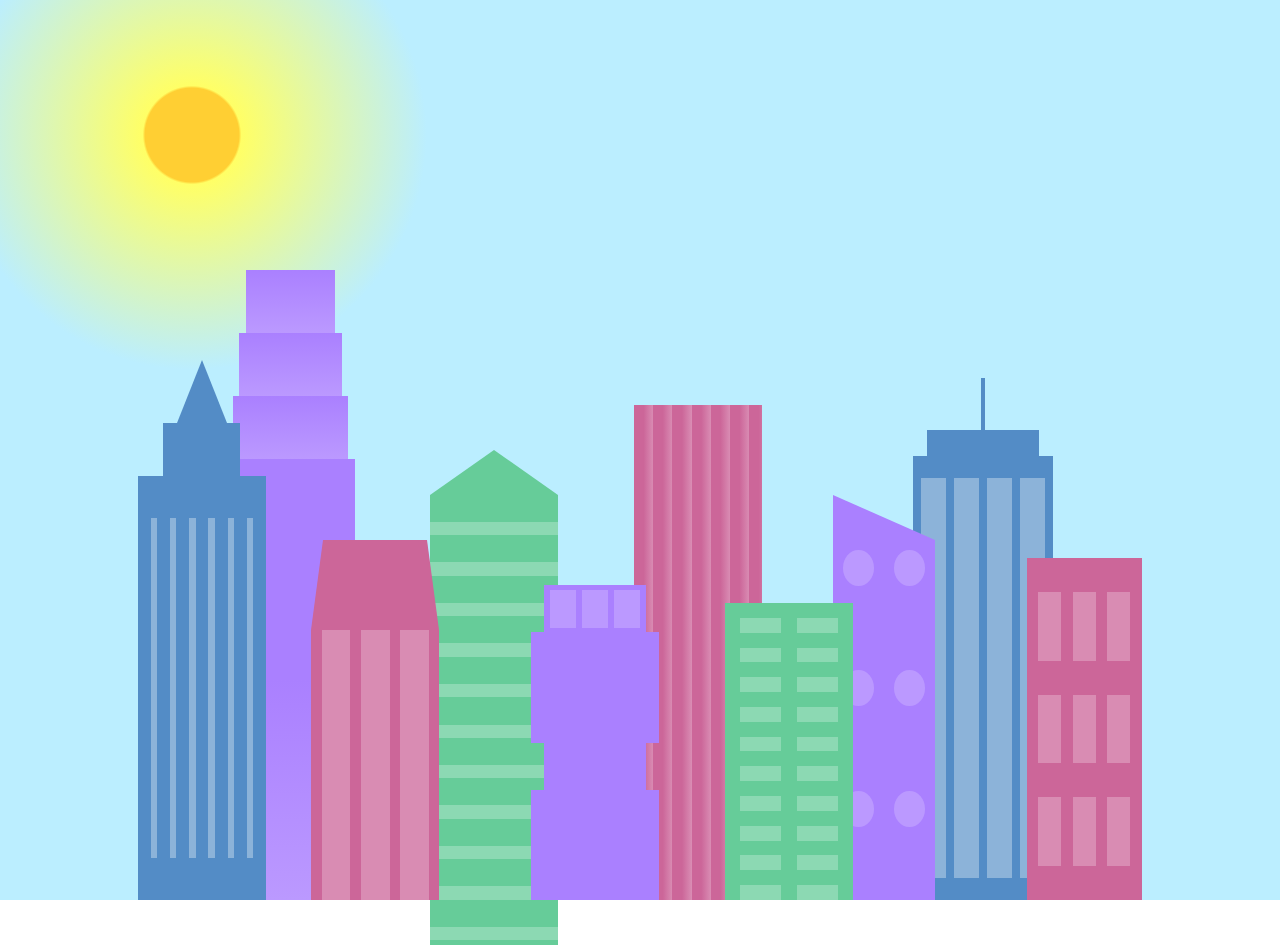
<file: city-skyline/index.html>
<!DOCTYPE html>
<html lang="en">    
  <head>
    <meta charset="UTF-8">
    <title>City Skyline</title>
    <link href="styles.css" rel="stylesheet" />   
  </head>

  <body>
    <div class="background-buildings sky">
      <div></div>
      <div></div>
      <div class="bb1 building-wrap">
        <div class="bb1a bb1-window"></div>
        <div class="bb1b bb1-window"></div>
        <div class="bb1c bb1-window"></div>
        <div class="bb1d"></div>
      </div>
      <div class="bb2">
        <div class="bb2a"></div>
        <div class="bb2b"></div>
      </div>
      <div class="bb3"></div>
      <div></div>
      <div class="bb4 building-wrap">
        <div class="bb4a"></div>
        <div class="bb4b"></div>
        <div class="bb4c window-wrap">
          <div class="bb4-window"></div>
          <div class="bb4-window"></div>
          <div class="bb4-window"></div>
          <div class="bb4-window"></div>
        </div>
      </div>
      <div></div>
      <div></div>
    </div>

    <div class="foreground-buildings">
      <div></div>
      <div></div>
      <div class="fb1 building-wrap">
        <div class="fb1a"></div>
        <div class="fb1b"></div>
        <div class="fb1c"></div>
      </div>
      <div class="fb2">
        <div class="fb2a"></div>
        <div class="fb2b window-wrap">
          <div class="fb2-window"></div>
          <div class="fb2-window"></div>
          <div class="fb2-window"></div>
        </div>
      </div>
      <div></div>
      <div class="fb3 building-wrap">
        <div class="fb3a window-wrap">
          <div class="fb3-window"></div>
          <div class="fb3-window"></div>
          <div class="fb3-window"></div>
        </div>
        <div class="fb3b"></div>
        <div class="fb3a"></div>
        <div class="fb3b"></div>
      </div>
      <div class="fb4">
        <div class="fb4a"></div>
        <div class="fb4b">
          <div class="fb4-window"></div>
          <div class="fb4-window"></div>
          <div class="fb4-window"></div>
          <div class="fb4-window"></div>
          <div class="fb4-window"></div>
          <div class="fb4-window"></div>
        </div>
      </div>
      <div class="fb5"></div>
      <div class="fb6"></div>
      <div></div>
      <div></div>
    </div>
  </body>
</html>
</file>
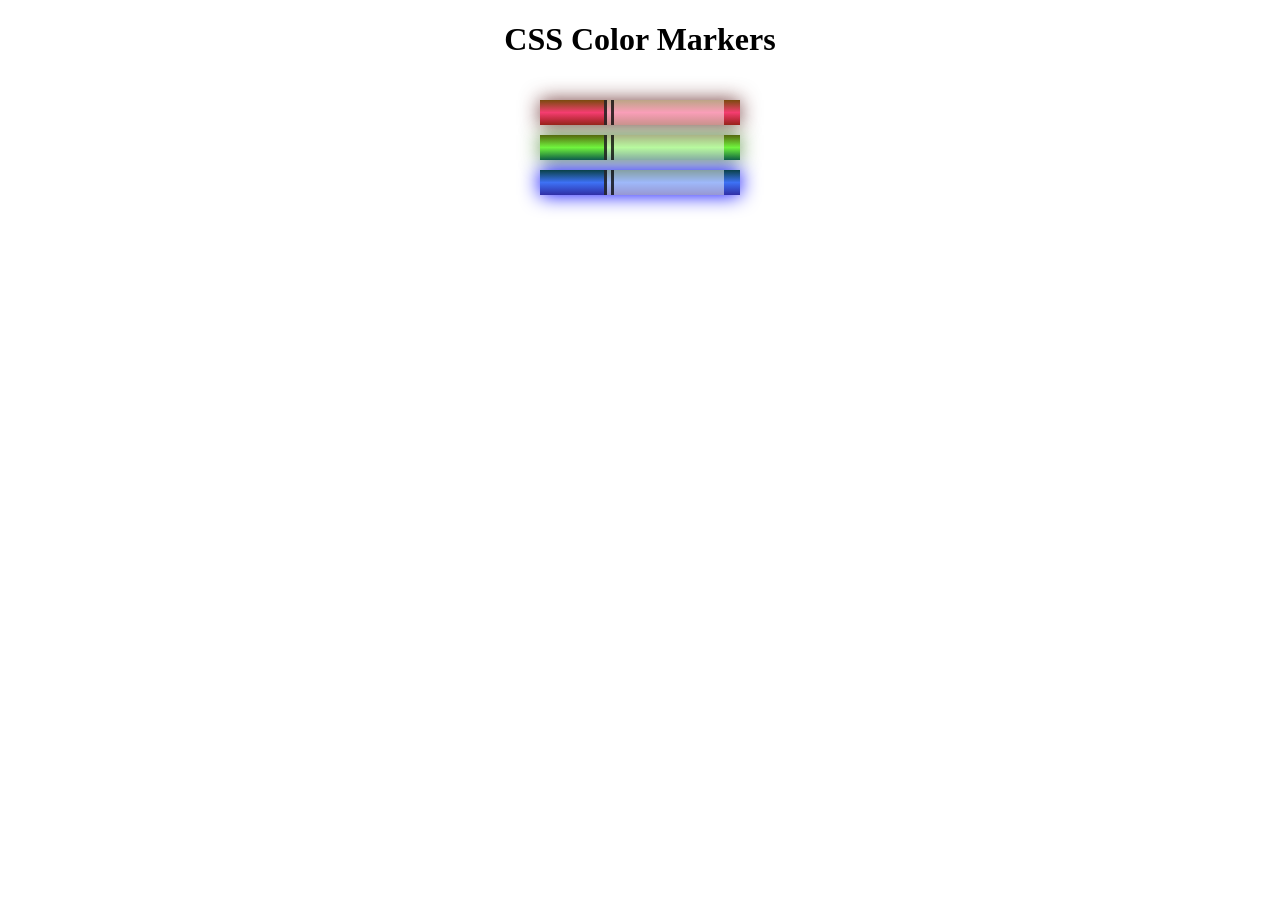
<file: Color-markers/index.html>
<!DOCTYPE html>
<html lang="en">
  <head>
    <meta charset="utf-8">
    <meta name="viewport" content="width=device-width, initial-scale=1.0">
    <title>Colored Markers</title>
    <link rel="stylesheet" href="styles.css">
  </head>
  <body>
    <h1>CSS Color Markers</h1>
    <div class="container">
      <div class="marker red">
        <div class="cap"></div>
        <div class="sleeve"></div>
      </div>
      <div class="marker green">
        <div class="cap"></div>
        <div class="sleeve"></div>
      </div>
      <div class="marker blue">
        <div class="cap"></div>
        <div class="sleeve"></div>
      </div>
    </div>
  </body>
</html>
</file>
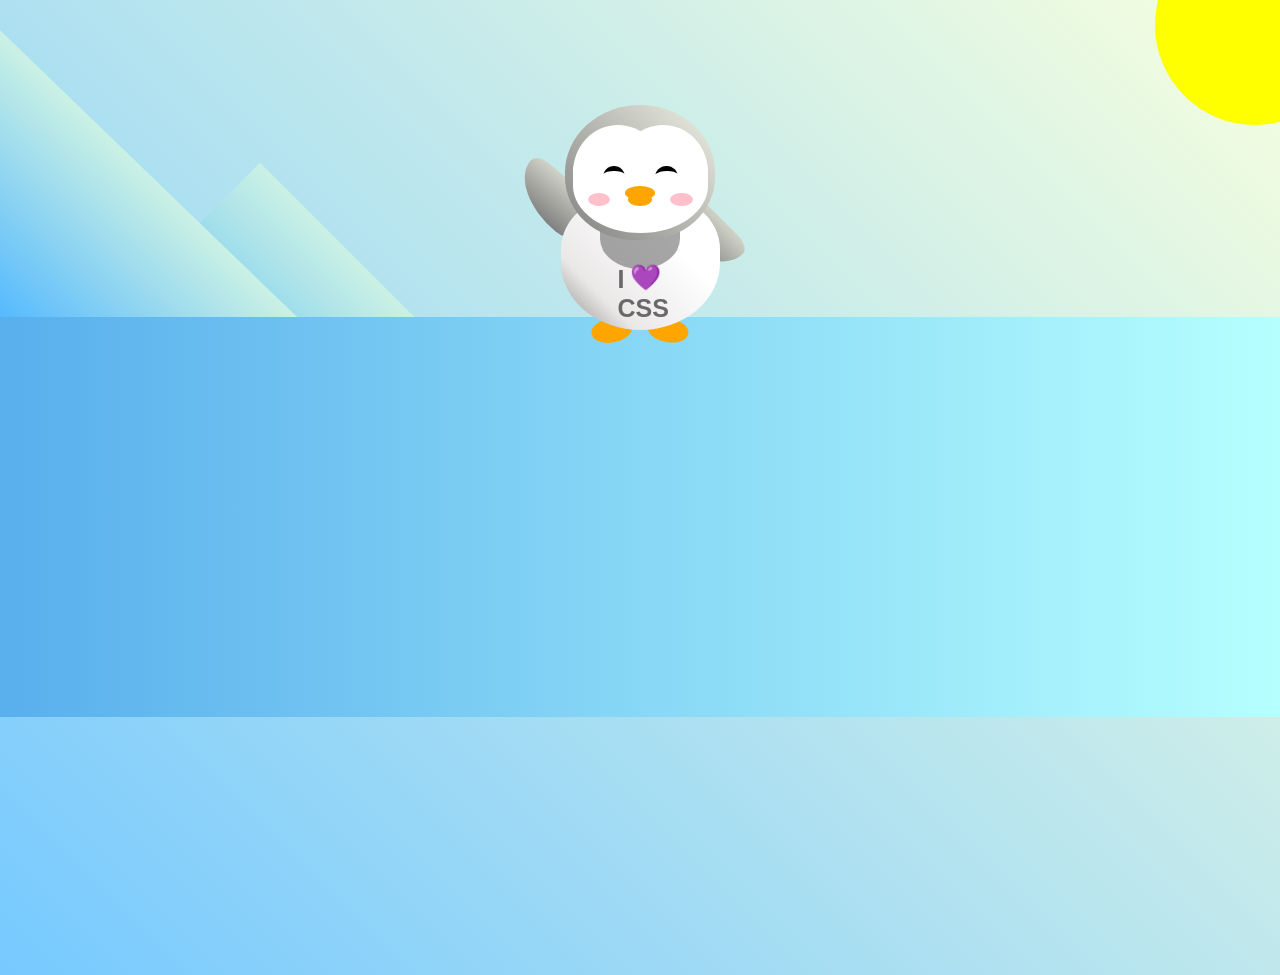
<file: flappy-penguin/index.html>
<!DOCTYPE html>
<html lang="en">
  <head>
    <meta charset="UTF-8" />
    <link rel="stylesheet" href="./styles.css" />
    <title>Penguin</title>
    <meta name="viewport" content="width=device-width, initial-scale=1.0" />
  </head>

  <body>
    <div class="left-mountain"></div>
    <div class="back-mountain"></div>
    <div class="sun"></div>
    <div class="penguin">
      <div class="penguin-head">
        <div class="face left"></div>
        <div class="face right"></div>
        <div class="chin"></div>
        <div class="eye left">
          <div class="eye-lid"></div>
        </div>
        <div class="eye right">
          <div class="eye-lid"></div>
        </div>
        <div class="blush left"></div>
        <div class="blush right"></div>
        <div class="beak top"></div>
        <div class="beak bottom"></div>
      </div>
      <div class="shirt">
        <div>💜</div>
        <p>I CSS</p>
      </div> 
      <div class="penguin-body">
        <div class="arm left"></div>
        <div class="arm right"></div>
        <div class="foot left"></div>
        <div class="foot right"></div>
      </div>
    </div>

    <div class="ground"></div>
  </body>
</html>
</file>
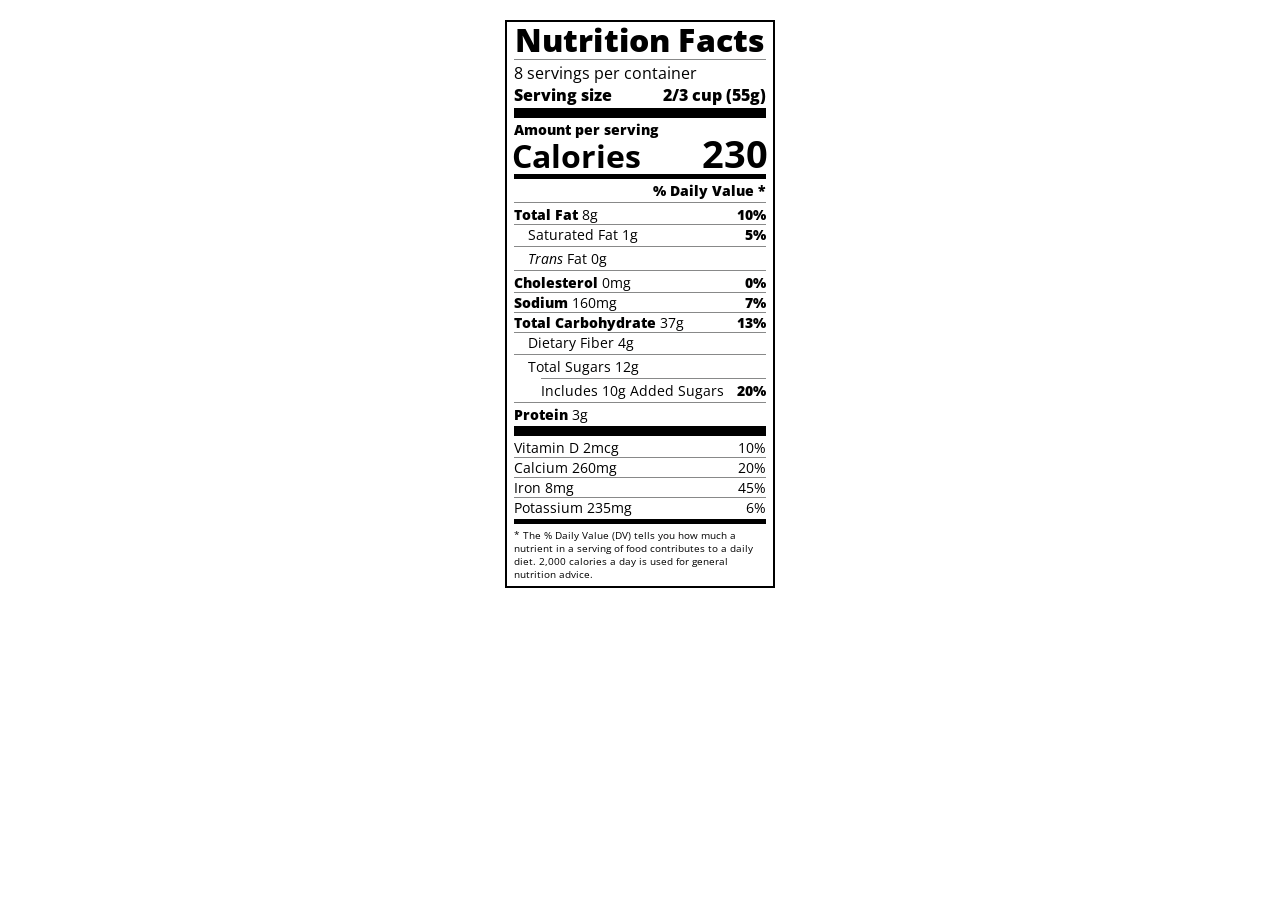
<file: Nutritional-label/index.html>
<!DOCTYPE html>
<html lang="en">

<head>
  <meta charset="UTF-8">
  <title>Nutrition Label</title>
  <link href="https://fonts.googleapis.com/css?family=Open+Sans:400,700,800" rel="stylesheet">
  <link href="./styles.css" rel="stylesheet">
</head>

<body>
  <div class="label">
    <header>
      <h1 class="bold">Nutrition Facts</h1>
      <div class="divider"></div>
      <p>8 servings per container</p>
      <p class="bold">Serving size <span>2/3 cup (55g)</span></p>
    </header>
    <div class="divider large"></div>
    <div class="calories-info">
      <div class="left-container">
        <h2 class="bold small-text">Amount per serving</h2>
        <p>Calories</p>
      </div>
      <span>230</span>
    </div>
    <div class="divider medium"></div>
    <div class="daily-value small-text">
      <p class="bold right no-divider">% Daily Value *</p>
      <div class="divider"></div>
      <p><span><span class="bold">Total Fat</span> 8g</span> <span class="bold">10%</span></p>
      <p class="indent no-divider">Saturated Fat 1g <span class="bold">5%</span></p>
      <div class="divider"></div>
      <p class="indent no-divider"><span><i>Trans</i> Fat 0g</span></p>
      <div class="divider"></div>
      <p><span><span class="bold">Cholesterol</span> 0mg</span> <span class="bold">0%</span></p>
      <p><span><span class="bold">Sodium</span> 160mg</span> <span class="bold">7%</span></p>
      <p><span><span class="bold">Total Carbohydrate</span> 37g</span> <span class="bold">13%</span></p>
      <p class="indent no-divider">Dietary Fiber 4g</p>
      <div class="divider"></div>
      <p class="indent no-divider">Total Sugars 12g</p>
      <div class="divider double-indent"></div>
      <p class="double-indent no-divider">Includes 10g Added Sugars <span class="bold">20%</span></p>
      <div class="divider"></div>
      <p class="no-divider"><span><span class="bold">Protein</span> 3g</span></p>
      <div class="divider large"></div>
      <p>Vitamin D 2mcg <span>10%</span></p>
      <p>Calcium 260mg <span>20%</span></p>
      <p>Iron 8mg <span>45%</span></p>
      <p class="no-divider">Potassium 235mg <span>6%</span></p>
    </div>
    <div class="divider medium"></div>
    <p class="note">* The % Daily Value (DV) tells you how much a nutrient in a serving of food contributes to a daily
      diet. 2,000 calories a day is used for general nutrition advice.</p>
  </div>
</body>
</html>
</file>
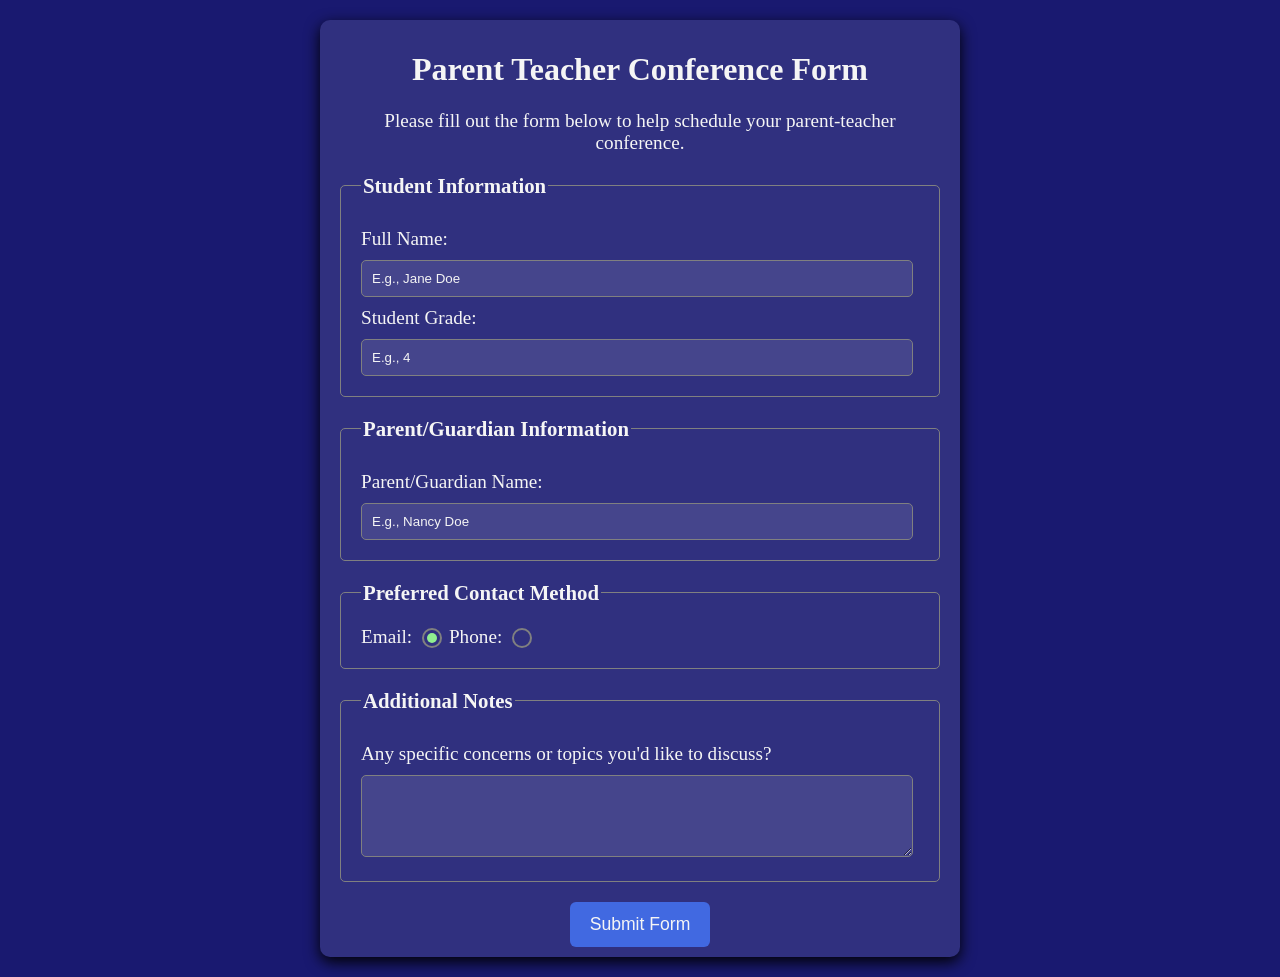
<file: Parent-teacher-conference-form/index.html>
<!DOCTYPE html>
<html lang="en">
  <head>
    <meta charset="utf-8">
    <meta name="viewport" content="width=device-width, initial-scale=1.0">
    <title>Parent Teacher Conference Form</title>
    <link rel="stylesheet" href="./styles.css" />
  </head>
  <body>
  <main class="container">
    <h1 class="title center">Parent Teacher Conference Form</h1>
    <p class="description center">Please fill out the form below to help schedule your parent-teacher conference.</p>

     <form>
        <fieldset>
          <legend>Student Information</legend>
          <label for="student-name">Full Name: </label>
          <input
            type="text"
            name="student-name"
            id="student-name"
            required
            placeholder="E.g., Jane Doe"
          />

          <label for="grade">Student Grade: </label>
          <input
            type="number"
            name="grade"
            id="grade"
            required
            placeholder="E.g., 4"
          />
        </fieldset>
        
        <fieldset>
          <legend>Parent/Guardian Information</legend>
          <label for="parent-name">Parent/Guardian Name: </label>
          <input
            type="text"
            name="parent-name"
            id="parent-name"
            required
            placeholder="E.g., Nancy Doe"
          />
        </fieldset>

        <fieldset>
          <legend>Preferred Contact Method</legend>
          <label class="contact-method" for="email">Email: </label>
          <input
            id="email"
            class="contact-method-radio-btn"
            type="radio"
            name="contact-method"
            value="email"
            checked
          />

          <label class="contact-method" for="phone">Phone: </label>
          <input
            id="phone"
            class="contact-method-radio-btn"
            type="radio"
            name="contact-method"
            value="phone"
          />
        </fieldset>

        <fieldset>
          <legend>Additional Notes</legend>
          <label for="notes"
            >Any specific concerns or topics you'd like to discuss?</label
          >
          <textarea id="notes" name="notes" rows="4" cols="50"></textarea>
        </fieldset>

        <button class="submit-btn" type="submit">Submit Form</button>
      </form>
  </main>
  </body>
</html>
</file>
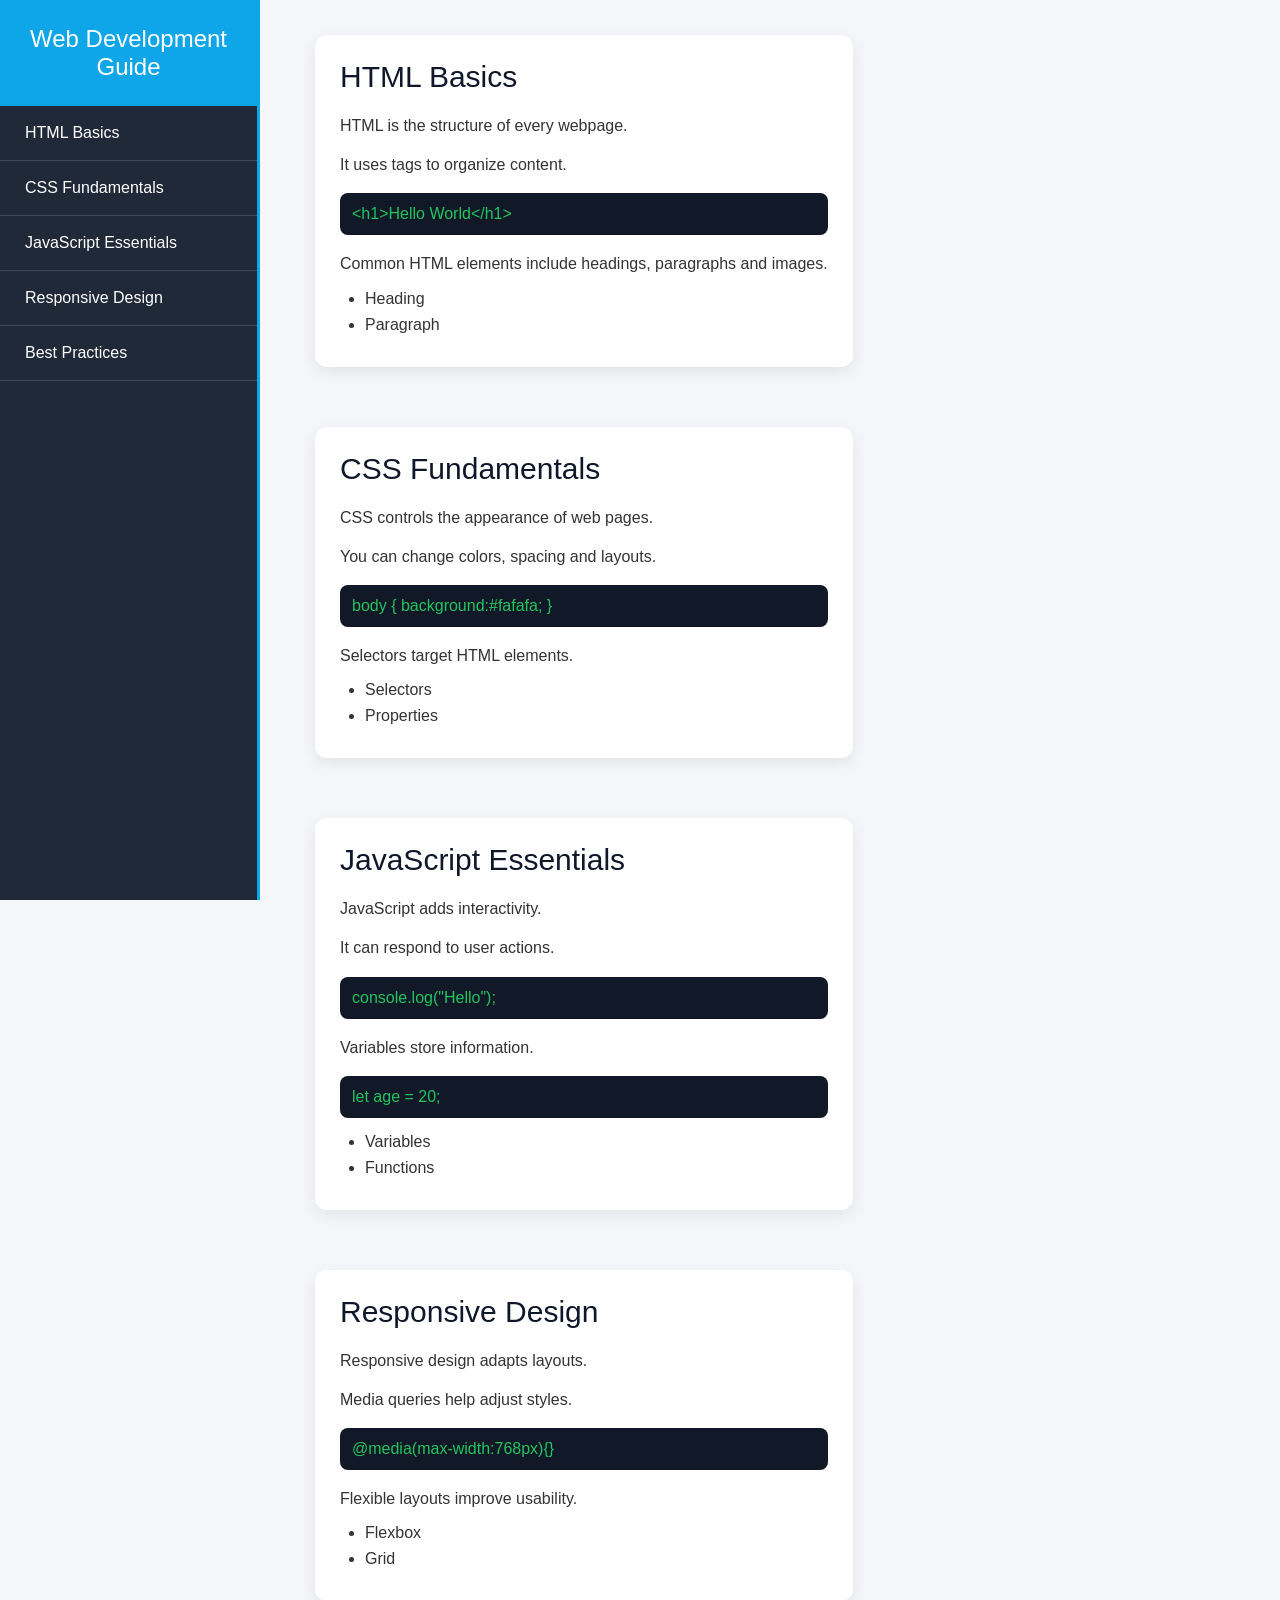
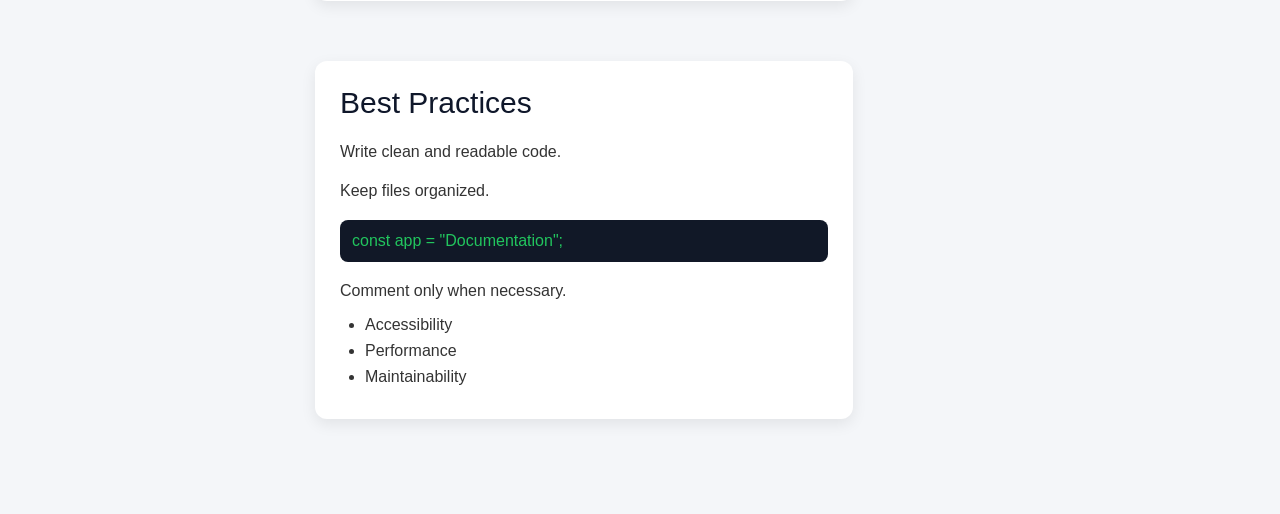
<file: technical-documentation-page/index.html>
<!DOCTYPE html>
<html lang="en">
<head>
<meta charset="UTF-8">
<meta name="viewport" content="width=device-width, initial-scale=1.0">
<title>Web Development Documentation</title>
<link rel="stylesheet" href="styles.css">
</head>
<body>

<nav id="navbar">
    <header>Web Development Guide</header>

    <a class="nav-link" href="#HTML_Basics">HTML Basics</a>
    <a class="nav-link" href="#CSS_Fundamentals">CSS Fundamentals</a>
    <a class="nav-link" href="#JavaScript_Essentials">JavaScript Essentials</a>
    <a class="nav-link" href="#Responsive_Design">Responsive Design</a>
    <a class="nav-link" href="#Best_Practices">Best Practices</a>
</nav>

<main id="main-doc">

<section class="main-section" id="HTML_Basics">
<header>HTML Basics</header>

<p>HTML is the structure of every webpage.</p>
<p>It uses tags to organize content.</p>

<code>&lt;h1&gt;Hello World&lt;/h1&gt;</code>

<p>Common HTML elements include headings, paragraphs and images.</p>

<ul>
<li>Heading</li>
<li>Paragraph</li>
</ul>

</section>

<section class="main-section" id="CSS_Fundamentals">
<header>CSS Fundamentals</header>

<p>CSS controls the appearance of web pages.</p>
<p>You can change colors, spacing and layouts.</p>

<code>body { background:#fafafa; }</code>

<p>Selectors target HTML elements.</p>

<ul>
<li>Selectors</li>
<li>Properties</li>
</ul>

</section>

<section class="main-section" id="JavaScript_Essentials">
<header>JavaScript Essentials</header>

<p>JavaScript adds interactivity.</p>
<p>It can respond to user actions.</p>

<code>console.log("Hello");</code>

<p>Variables store information.</p>

<code>let age = 20;</code>

<ul>
<li>Variables</li>
<li>Functions</li>
</ul>

</section>

<section class="main-section" id="Responsive_Design">
<header>Responsive Design</header>

<p>Responsive design adapts layouts.</p>
<p>Media queries help adjust styles.</p>

<code>@media(max-width:768px){}</code>

<p>Flexible layouts improve usability.</p>

<ul>
<li>Flexbox</li>
<li>Grid</li>
</ul>

</section>

<section class="main-section" id="Best_Practices">
<header>Best Practices</header>

<p>Write clean and readable code.</p>
<p>Keep files organized.</p>

<code>const app = "Documentation";</code>

<p>Comment only when necessary.</p>

<ul>
<li>Accessibility</li>
<li>Performance</li>
<li>Maintainability</li>
</ul>

</section>

</main>

</body>
</html>
</file>
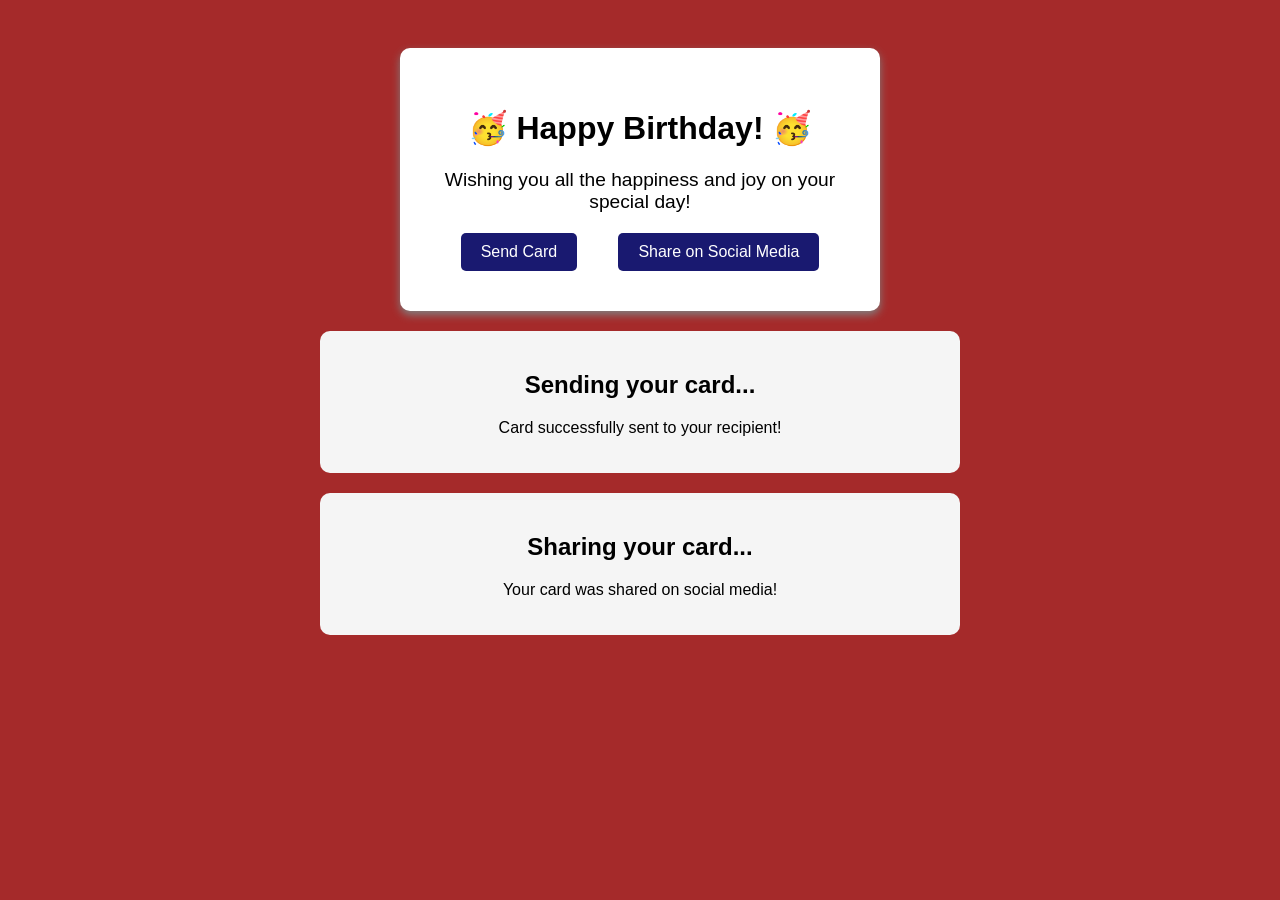
<file: Greeting_Card/Greeting_Card.html>
<!DOCTYPE html>
<html lang="en">
  <head>
    <meta charset="utf-8">
    <meta name="viewport" content="width=device-width, initial-scale=1.0">
    <title>Greeting Card</title>
    <link href="styles.css" rel="stylesheet">
  </head>
  <body>
    <div class="card" id="greeting-card">
      <h1>Happy Birthday!</h1>
      <p class="message">
        Wishing you all the happiness and joy on your special day!
      </p>
      <div class="card-links">
        <a href="#send" class="send-link">Send Card</a>
        <a href="#share" class="share-link">Share on Social Media</a>
      </div>
  	</div>
    <section id="send">
      <h2>Sending your card...</h2>
      <p>Card successfully sent to your recipient!</p>
    </section>
    <section id="share">
      <h2>Sharing your card...</h2>
      <p>Your card was shared on social media!</p>
    </section>
  </body>
</html>
</file>
<file: city-skyline/styles.css>
:root {
  --building-color1: #aa80ff;
  --building-color2: #66cc99;
  --building-color3: #cc6699;
  --building-color4: #538cc6;
  --window-color1: #bb99ff;
  --window-color2: #8cd9b3;
  --window-color3: #d98cb3;
  --window-color4: #8cb3d9;
}

* {
  box-sizing: border-box;
}

body {
  height: 100vh;
  margin: 0;
  overflow: hidden;
}

.background-buildings, .foreground-buildings {
  width: 100%;
  height: 100%;
  display: flex;
  align-items: flex-end;
  justify-content: space-evenly;
  position: absolute;
  top: 0;
}

.building-wrap {
  display: flex;
  flex-direction: column;
  align-items: center;
}

.window-wrap {
  display: flex;
  align-items: center;
  justify-content: space-evenly;
}

.sky {
  background: radial-gradient(
      closest-corner circle at 15% 15%,
      #ffcf33,
      #ffcf33 20%,
      #ffff66 21%,
      #bbeeff 100%
    );
}

/* BACKGROUND BUILDINGS - "bb" stands for "background building" */
.bb1 {
  width: 10%;
  height: 70%;
}

.bb1a {
  width: 70%;
}
  
.bb1b {
  width: 80%;
}
  
.bb1c {
  width: 90%;
}

.bb1d {
  width: 100%;
  height: 70%;
  background: linear-gradient(
      var(--building-color1) 50%,
      var(--window-color1)
    );
}

.bb1-window {
  height: 10%;
  background: linear-gradient(
      var(--building-color1),
      var(--window-color1)
    );
}

.bb2 {
  width: 10%;
  height: 50%;
}

.bb2a {
  border-bottom: 5vh solid var(--building-color2);
  border-left: 5vw solid transparent;
  border-right: 5vw solid transparent;
}

.bb2b {
  width: 100%;
  height: 100%;
  background: repeating-linear-gradient(
      var(--building-color2),
      var(--building-color2) 6%,
      var(--window-color2) 6%,
      var(--window-color2) 9%
    );
}

.bb3 {
  width: 10%;
  height: 55%;
  background: repeating-linear-gradient(
      90deg,
      var(--building-color3),
      var(--building-color3),
      var(--window-color3) 15%
    );
}

.bb4 {
  width: 11%;
  height: 58%;
}

.bb4a {
  width: 3%;
  height: 10%;
  background-color: var(--building-color4);
}

.bb4b {
  width: 80%;
  height: 5%;
  background-color: var(--building-color4);
}
  
.bb4c {
  width: 100%;
  height: 85%;
  background-color: var(--building-color4);
}

.bb4-window {
  width: 18%;
  height: 90%;
  background-color: var(--window-color4);
}

/* FOREGROUND BUILDINGS - "fb" stands for "foreground building" */
.fb1 {
  width: 10%;
  height: 60%;
}

.fb1a {
  border-bottom: 7vh solid var(--building-color4);
  border-left: 2vw solid transparent;
  border-right: 2vw solid transparent;
}

.fb1b {
  width: 60%;
  height: 10%;
  background-color: var(--building-color4);
}
  
.fb1c {
  width: 100%;
  height: 80%;
  background: repeating-linear-gradient(
      90deg,
      var(--building-color4),
      var(--building-color4) 10%,
      transparent 10%,
      transparent 15%
    ),
    repeating-linear-gradient(
      var(--building-color4),
      var(--building-color4) 10%,
      var(--window-color4) 10%,
      var(--window-color4) 90%
    );
}

.fb2 {
  width: 10%;
  height: 40%;
}

.fb2a {
  width: 100%;
  border-bottom: 10vh solid var(--building-color3);
  border-left: 1vw solid transparent;
  border-right: 1vw solid transparent;
}

.fb2b {
  width: 100%;
  height: 75%;
  background-color: var(--building-color3);
}

.fb2-window {
  width: 22%;
  height: 100%;
  background-color: var(--window-color3);
}

.fb3 {
  width: 10%;
  height: 35%;
}
  
.fb3a {
  width: 80%;
  height: 15%;
  background-color: var(--building-color1);
}
  
.fb3b {
  width: 100%;
  height: 35%;
  background-color: var(--building-color1);
}

.fb3-window {
  width: 25%;
  height: 80%;
  background-color: var(--window-color1);
}

.fb4 {
  width: 8%;
  height: 45%;
  position: relative;
  left: 10%;
}

.fb4a {
  border-top: 5vh solid transparent;
  border-left: 8vw solid var(--building-color1);
}

.fb4b {
  width: 100%;
  height: 89%;
  background-color: var(--building-color1);
  display: flex;
  flex-wrap: wrap;
}

.fb4-window {
  width: 30%;
  height: 10%;
  border-radius: 50%;
  background-color: var(--window-color1);
  margin: 10%;
}

.fb5 {
  width: 10%;
  height: 33%;
  position: relative;
  right: 10%;
  background: repeating-linear-gradient(
      var(--building-color2),
      var(--building-color2) 5%,
      transparent 5%,
      transparent 10%
    ),
    repeating-linear-gradient(
      90deg,
      var(--building-color2),
      var(--building-color2) 12%,
      var(--window-color2) 12%,
      var(--window-color2) 44%
    );
}

.fb6 {
  width: 9%;
  height: 38%;
  background: repeating-linear-gradient(
      90deg,
      var(--building-color3),
      var(--building-color3) 10%,
      transparent 10%,
      transparent 30%
    ),
    repeating-linear-gradient(
      var(--building-color3),
      var(--building-color3) 10%,
      var(--window-color3) 10%,
      var(--window-color3) 30%
    );
}

@media (max-width: 1000px) {
  :root {
    --building-color1: #000;
    --building-color2: #000;
    --building-color3: #000;
    --building-color4: #000;
    
  }

  .sky {
    background: radial-gradient(
        closest-corner circle at 15% 15%,
        #ccc,
        #ccc 20%,
        #445 21%,
        #223 100%
      );
  }
}
</file>
<file: Color-markers/styles.css>
h1 {
  text-align: center;
}

.container {
  background-color: rgb(255, 255, 255);
  padding: 10px 0;
}

.marker {
  width: 200px;
  height: 25px;
  margin: 10px auto;
}

.cap {
  width: 60px;
  height: 25px;
}

.sleeve {
  width: 110px;
  height: 25px;
  background-color: rgba(255, 255, 255, 0.5);
  border-left: 10px double rgba(0, 0, 0, 0.75);
}

.cap, .sleeve {
  display: inline-block;
}

.red {
  background: linear-gradient(rgb(122, 74, 14), rgb(245, 62, 113), rgb(162, 27, 27));
  box-shadow: 0 0 20px 0 rgba(83, 14, 14, 0.8);
}

.green {
  background: linear-gradient(#55680D, #71F53E, #116C31);
  box-shadow: 0 0 20px 0 #3B7E20CC;
}

.blue {
  background: linear-gradient(hsl(186, 76%, 16%), hsl(223, 90%, 60%), hsl(240, 56%, 42%));
  box-shadow: 0 0 20px 0 blue;
}
</file>
<file: flappy-penguin/styles.css>
:root {
  --penguin-face: white;
  --penguin-picorna: orange;
  --penguin-skin: gray;
}

body {
  background: linear-gradient(45deg, rgb(118, 201, 255), rgb(247, 255, 222));
  margin: 0;
  padding: 0;
  width: 100%;
  height: 100vh;
  overflow: hidden;
}

.left-mountain {
  width: 300px;
  height: 300px;
  background: linear-gradient(rgb(203, 241, 228), rgb(80, 183, 255));
  position: absolute;
  transform: skew(0deg, 44deg);
  z-index: 2;
  margin-top: 100px;
}

.back-mountain {
  width: 300px;
  height: 300px;
  background: linear-gradient(rgb(203, 241, 228), rgb(47, 170, 255));
  position: absolute;
  z-index: 1;
  transform: rotate(45deg);
  left: 110px;
  top: 225px;
}

.sun {
  width: 200px;
  height: 200px;
  background-color: yellow;
  position: absolute;
  border-radius: 50%;
  top: -75px;
  right: -75px;
}

.penguin {
  width: 300px;
  height: 300px;
  margin: auto;
  margin-top: 75px;
  z-index: 4;
  position: relative;
  transition: transform 1s ease-in-out 0ms;
}

.penguin * {
  position: absolute;
}

.penguin:active {
  transform: scale(1.5);
  cursor: not-allowed;
}

.penguin-head {
  width: 50%;
  height: 45%;
  background: linear-gradient(
    45deg,
    var(--penguin-skin),
    rgb(239, 240, 228)
  );
  border-radius: 70% 70% 65% 65%;
  top: 10%;
  left: 25%;
  z-index: 1;
}

.face {
  width: 60%;
  height: 70%;
  background-color: var(--penguin-face);
  border-radius: 70% 70% 60% 60%;
  top: 15%;
}

.face.left {
  left: 5%;
}

.face.right {
  right: 5%;
}

.chin {
  width: 90%;
  height: 70%;
  background-color: var(--penguin-face);
  top: 25%;
  left: 5%;
  border-radius: 70% 70% 100% 100%;
}

.eye {
  width: 15%;
  height: 17%;
  background-color: black;
  top: 45%;
  border-radius: 50%;
}

.eye.left {
  left: 25%;
}

.eye.right {
  right: 25%;
}

.eye-lid {
  width: 150%;
  height: 100%;
  background-color: var(--penguin-face);
  top: 25%;
  left: -23%;
  border-radius: 50%;
}

.blush {
  width: 15%;
  height: 10%;
  background-color: pink;
  top: 65%;
  border-radius: 50%;
}

.blush.left {
  left: 15%;
}

.blush.right {
  right: 15%;
}

.beak {
  height: 10%;
  background-color: var(--penguin-picorna);
  border-radius: 50%;
}

.beak.top {
  width: 20%;
  top: 60%;
  left: 40%;
}

.beak.bottom {
  width: 16%;
  top: 65%;
  left: 42%;
}

.shirt {
  font: bold 25px Helvetica, sans-serif;
  top: 165px;
  left: 127.5px;
  z-index: 1;
  color: #6a6969;
}

.shirt div {
  font-weight:  initial;
  top: 22.5px;
  left: 12px;
}

.penguin-body {
  width: 53%;
  height: 45%;
  background: linear-gradient(
    45deg,
    rgb(134, 133, 133) 0%,
    rgb(234, 231, 231) 25%,
    white 67%
  );
  border-radius: 80% 80% 100% 100%;
  top: 40%;
  left: 23.5%;
}

.penguin-body::before {
  content: "";
  position: absolute;
  width: 50%;
  height: 45%;
  background-color: var(--penguin-skin);
  top: 10%;
  left: 25%;
  border-radius: 0% 0% 100% 100%;
  opacity: 70%;
}

.arm {
  width: 30%;
  height: 60%;
  background: linear-gradient(
    90deg,
    var(--penguin-skin),
    rgb(209, 210, 199)
  );
  border-radius: 30% 30% 30% 120%;
  z-index: -1;
}

.arm.left {
  top: 35%;
  left: 5%;
  transform-origin: top left; 
  transform: rotate(130deg) scaleX(-1);
  animation: 3s linear infinite wave;
}

.arm.right {
  top: 0%;
  right: -5%;
  transform: rotate(-45deg);
}

@keyframes wave {
  10% {
    transform: rotate(110deg) scaleX(-1);
  }
  20% {
    transform: rotate(130deg) scaleX(-1);
  }
  30% {
    transform: rotate(110deg) scaleX(-1);
  }
  40% {
    transform: rotate(130deg) scaleX(-1);
  }
}

.foot {
  width:  15%;
  height: 30%;
  background-color: var(--penguin-picorna);
  top: 85%;
  border-radius: 50%;
  z-index: -1;
}

.foot.left {
  left: 25%;
  transform: rotate(80deg);
}

.foot.right {
  right: 25%;
  transform: rotate(-80deg);
}

.ground {
  width: 100vw;
  height: 400px;
  background: linear-gradient(90deg, rgb(88, 175, 236), rgb(182, 255, 255));
  z-index: 3;
  position: absolute;
  margin-top: -58px;
}
</file>
<file: Nutritional-label/styles.css>
* {
  box-sizing: border-box;
}

html {
  font-size: 16px;
}

body {
  font-family: 'Open Sans', sans-serif;
}

.label {
  border: 2px solid black;
  width: 270px;
  margin: 20px auto;
  padding: 0 7px;
}

header h1 {
  text-align: center;
  margin: -4px 0;
  letter-spacing: 0.15px
}

p {
  margin: 0;
  display: flex;
  justify-content: space-between;
}

.divider {
  border-bottom: 1px solid #888989;
  margin: 2px 0;
}

.bold {
  font-weight: 800;
}

.large {
  height: 10px;
}

.large, .medium {
  background-color: black;
  border: 0;
}

.medium {
  height: 5px;
}

.small-text {
  font-size: 0.85rem;
}


.calories-info {
  display: flex;
  justify-content: space-between;
  align-items: flex-end;
}

.calories-info h2 {
  margin: 0;
}

.left-container p {
  margin: -5px -2px;
  font-size: 2em;
  font-weight: 700;
}

.calories-info span {
  margin: -7px -2px;
  font-size: 2.4em;
  font-weight: 700;
}

.right {
  justify-content: flex-end;
}

.indent {
  margin-left: 1em;
}

.double-indent {
  margin-left: 2em;
}

.daily-value p:not(.no-divider) {
  border-bottom: 1px solid #888989;
}

.note {
  font-size: 0.6rem;
  margin: 5px 0;
  
}
</file>
<file: Parent-teacher-conference-form/styles.css>
body {
  background-color: MidnightBlue;
  color: whitesmoke;
}

.container {
    background-color: #ffffff1a;
    width: 80%;
    max-width: 600px;
    border-radius: 10px;
    margin: 20px auto;
    padding: 10px 20px;
    box-shadow: 0 5px 15px black;  
}

.center {
  text-align: center;
}

.description {
  font-size: 1.2rem;
}

fieldset {
  border: 1px solid gray;
  border-radius: 5px;
  margin: 20px 0;
  padding: 20px;
}

fieldset legend {
  font-size: 1.3rem;
  font-weight: 600;
}

label {
  font-size: 1.2rem;
}

label:not(.contact-method) {
  display: block;
  margin: 10px 0;
}

input:not(.contact-method-radio-btn),
textarea {
  background-color: #ffffff1a;
  width: 95%;
  border: 1px solid gray;
  border-radius: 5px;
  padding: 10px;
}

input,
input::placeholder,
textarea {
  color: whitesmoke;
}


.contact-method-radio-btn {
  appearance: none;
  width: 20px;
  height: 20px;
  border-radius: 50%;
  border: 2px solid gray;
  vertical-align: bottom;
}

.contact-method-radio-btn::before {
  display: block;
  content: " ";
  width: 10px;
  height: 10px;
  border-radius: 50%;
  transform: translate(3px, 3px) scale(0);
  transition: all 0.3s ease-in;
}

.contact-method-radio-btn:checked::before {
  transform: translate(3px, 3px) scale(1);
  background-color: lightgreen;
}

.submit-btn {
  cursor: pointer;
  background-color: royalblue;
  color: whitesmoke;
  border: none;
  border-radius: 6px;
  padding: 12px 20px;
  font-size: 1.1rem;
  display: block;
  margin: auto;
}
</file>
<file: technical-documentation-page/styles.css>
*{
    margin:0;
    padding:0;
    box-sizing:border-box;
    font-family:Arial,Helvetica,sans-serif;
}

body{
    display:flex;
    background:#f4f6f9;
    color:#333;
}

/* Navbar */

#navbar{
    position:fixed;
    left:0;
    top:0;
    width:260px;
    height:100vh;
    background:#1f2937;
    overflow-y:auto;
    border-right:3px solid #0ea5e9;
}

#navbar header{
    color:white;
    font-size:24px;
    padding:25px;
    text-align:center;
    background:#0ea5e9;
}

.nav-link{
    display:block;
    color:white;
    text-decoration:none;
    padding:18px 25px;
    border-bottom:1px solid rgba(255,255,255,.15);
    transition:.3s;
}

.nav-link:hover{
    background:#0ea5e9;
}

/* Main */

#main-doc{
    margin-left:280px;
    padding:35px;
}

.main-section{
    margin-bottom:60px;
    background:white;
    padding:25px;
    border-radius:12px;
    box-shadow:0 5px 15px rgba(0,0,0,.08);
}

.main-section header{
    font-size:30px;
    margin-bottom:18px;
    color:#0f172a;
}

.main-section p{
    margin:12px 0;
    line-height:1.7;
}

.main-section code{
    display:block;
    background:#111827;
    color:#22c55e;
    padding:12px;
    border-radius:8px;
    margin:15px 0;
    overflow:auto;
}

.main-section ul{
    margin-left:25px;
}

.main-section li{
    margin:8px 0;
}

/* Mobile */

@media (max-width:768px){

body{
    display:block;
}

#navbar{
    position:relative;
    width:100%;
    height:auto;
}

#main-doc{
    margin-left:0;
    padding:20px;
}

}
</file>
<file: Greeting_Card/styles.css>
body {
  font-family: Arial, sans-serif;
  padding: 40px;
  text-align: center;
  background-color: brown;
}

.card {
  background-color: white;
  max-width: 400px;
  padding: 40px;
  margin: 0 auto;
  border-radius: 10px;
  box-shadow: 0 4px 8px gray;
  transition: transform 0.3s, background-color 0.3s ease
}

.card:hover {
  background-color: khaki;
  transform: scale(1.1);
}

h1::before {
  content: "🥳 ";
}

h1::after {
  content: " 🥳";
}

.message {
  font-size: 1.2em;
  margin-bottom: 20px;
}

.card-links {
  margin-top: 20px;
  display: flex;
  justify-content: space-around;
}

.card-links a {
  text-decoration: none;
  font-size: 1em;
  padding: 10px 20px;
  border-radius: 5px;
  color: white;
  background-color: midnightblue;
  transition: background-color 0.3s ease;
}

.card-links a:hover {
  background-color: orangered;
}

.card-links a:active {
  background-color: midnightblue;
}

.card-links a:focus {
  outline: 2px solid yellow;
}

.card-links a:visited {
  color: crimson;
}

section {
  margin: 20px auto;
  max-width: 600px;
  background-color: whitesmoke;
  padding: 20px;
  border-radius: 10px;
  
}

section:hover{
  transform: skewX(10deg);
}
</file>
